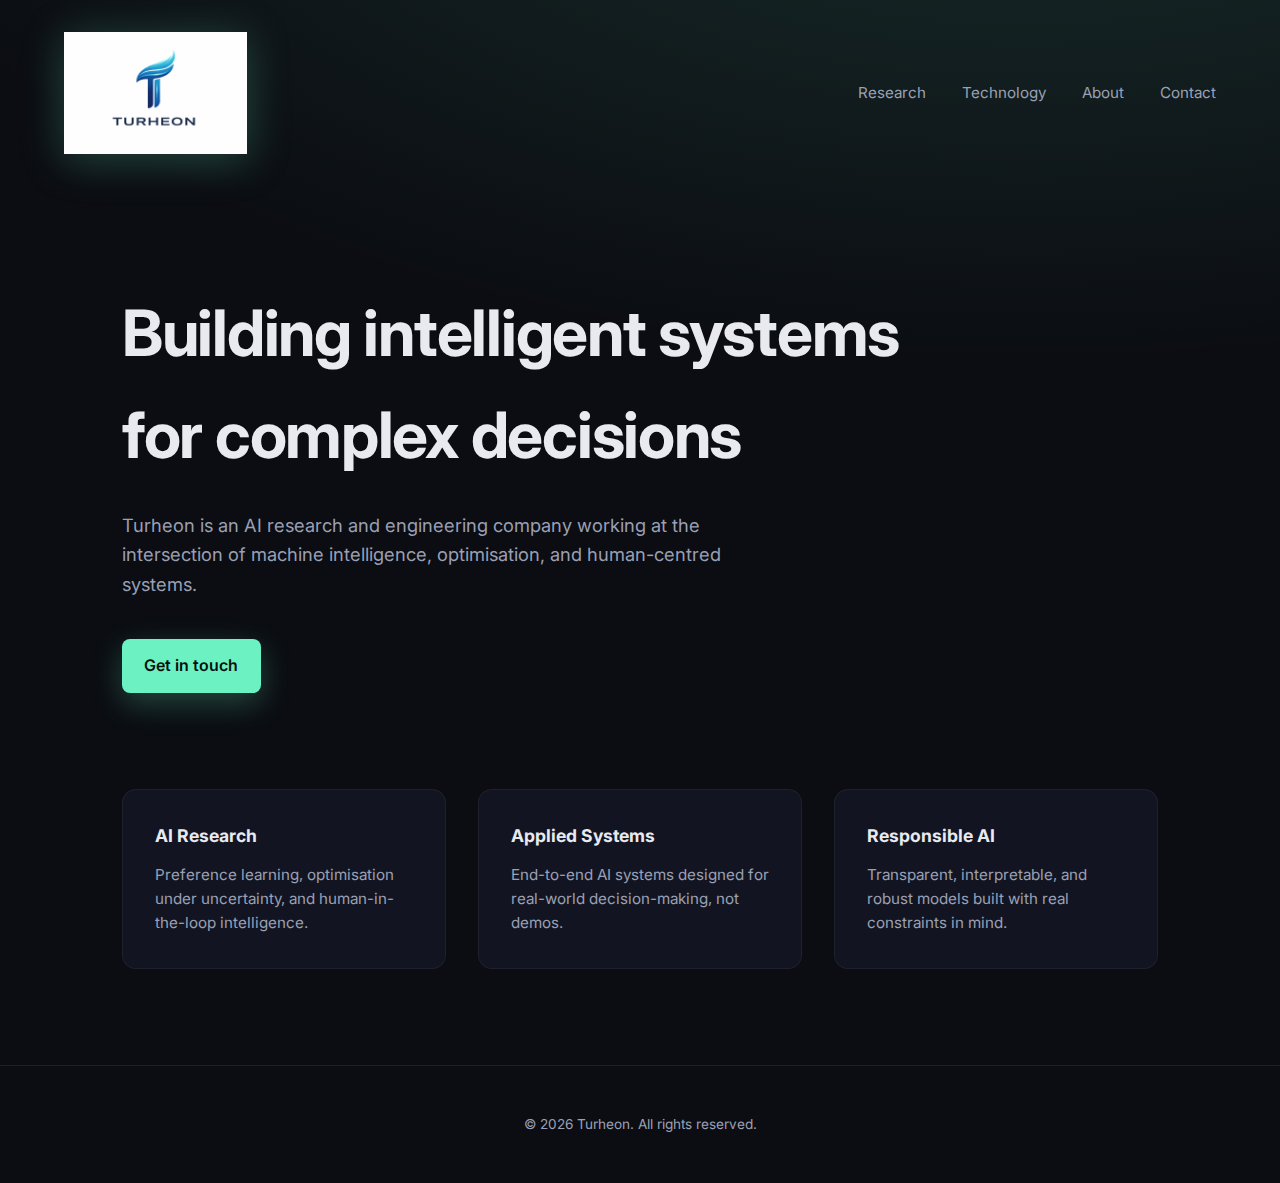
<file: index.html>
<!DOCTYPE html>
<html lang="en">
<head>
  <meta charset="UTF-8" />
  <meta name="viewport" content="width=device-width, initial-scale=1.0" />
  <title>Turheon — Artificial Intelligence Research & Systems</title>

  <!-- Fonts -->
  <link rel="preconnect" href="https://fonts.googleapis.com">
  <link rel="preconnect" href="https://fonts.gstatic.com" crossorigin>
  <link href="https://fonts.googleapis.com/css2?family=Inter:wght@300;400;600;700&display=swap" rel="stylesheet">

  <style>
    :root {
      --bg: #0b0d12;
      --bg-soft: #121521;
      --text: #e8eaf0;
      --muted: #9aa0b5;
      --accent: #6cf2c2;
      --accent-soft: rgba(108, 242, 194, 0.15);
    }

    * {
      box-sizing: border-box;
      margin: 0;
      padding: 0;
    }

    body {
      font-family: 'Inter', sans-serif;
      background: radial-gradient(1200px 600px at 80% -20%, var(--accent-soft), transparent),
                  var(--bg);
      color: var(--text);
      line-height: 1.6;
    }

    header {
      display: flex;
      justify-content: space-between;
      align-items: center;
      padding: 2rem 4rem;
    }

    header img {
      height: 42px;
    }

    nav a {
      color: var(--muted);
      margin-left: 2rem;
      text-decoration: none;
      font-size: 0.95rem;
    }

    nav a:hover {
      color: var(--text);
    }

    .hero {
      max-width: 1100px;
      margin: 6rem auto;
      padding: 0 2rem;
    }

    .hero h1 {
      font-size: clamp(2.5rem, 5vw, 4rem);
      font-weight: 700;
      letter-spacing: -0.02em;
      margin-bottom: 1.5rem;
    }

    .hero p {
      max-width: 640px;
      font-size: 1.15rem;
      color: var(--muted);
      margin-bottom: 2.5rem;
    }

    .cta {
      display: inline-block;
      background: var(--accent);
      color: #08110d;
      padding: 0.9rem 1.4rem;
      border-radius: 8px;
      font-weight: 600;
      text-decoration: none;
      box-shadow: 0 10px 30px rgba(108, 242, 194, 0.25);
    }

    .cta:hover {
      transform: translateY(-1px);
    }

    .section {
      max-width: 1100px;
      margin: 6rem auto;
      padding: 0 2rem;
    }

    .grid {
      display: grid;
      grid-template-columns: repeat(auto-fit, minmax(240px, 1fr));
      gap: 2rem;
    }

    .card {
      background: var(--bg-soft);
      padding: 2rem;
      border-radius: 14px;
      border: 1px solid rgba(255,255,255,0.05);
    }

    .card h3 {
      margin-bottom: 0.75rem;
      font-size: 1.1rem;
    }

    .logo {
      height: 122px;
      filter: drop-shadow(0 6px 20px rgba(108,242,194,0.25));
    }

    .card p {
      color: var(--muted);
      font-size: 0.95rem;
    }

    footer {
      border-top: 1px solid rgba(255,255,255,0.08);
      padding: 3rem 2rem;
      text-align: center;
      color: var(--muted);
      font-size: 0.85rem;
    }
  </style>
</head>
<body>

  <!-- Header -->
  <header>
    <img src="assets/Turheon.png" alt="Turheon logo" class="logo" />
    <nav>
      <a href="#">Research</a>
      <a href="#">Technology</a>
      <a href="#">About</a>
      <a href="#">Contact</a>
    </nav>
  </header>

  <!-- Hero -->
  <section class="hero">
    <h1>Building intelligent systems<br>for complex decisions</h1>
    <p>
      Turheon is an AI research and engineering company working at the intersection
      of machine intelligence, optimisation, and human-centred systems.
    </p>
    <a class="cta" href="#">Get in touch</a>
  </section>

  <!-- What we do -->
  <section class="section">
    <div class="grid">
      <div class="card">
        <h3>AI Research</h3>
        <p>
          Preference learning, optimisation under uncertainty, and
          human-in-the-loop intelligence.
        </p>
      </div>
      <div class="card">
        <h3>Applied Systems</h3>
        <p>
          End-to-end AI systems designed for real-world decision-making,
          not demos.
        </p>
      </div>
      <div class="card">
        <h3>Responsible AI</h3>
        <p>
          Transparent, interpretable, and robust models built with
          real constraints in mind.
        </p>
      </div>
    </div>
  </section>

  <!-- Footer -->
  <footer>
    © <span id="year"></span> Turheon. All rights reserved.
  </footer>

  <script>
    document.getElementById("year").textContent = new Date().getFullYear();
  </script>

</body>
</html>
</file>
